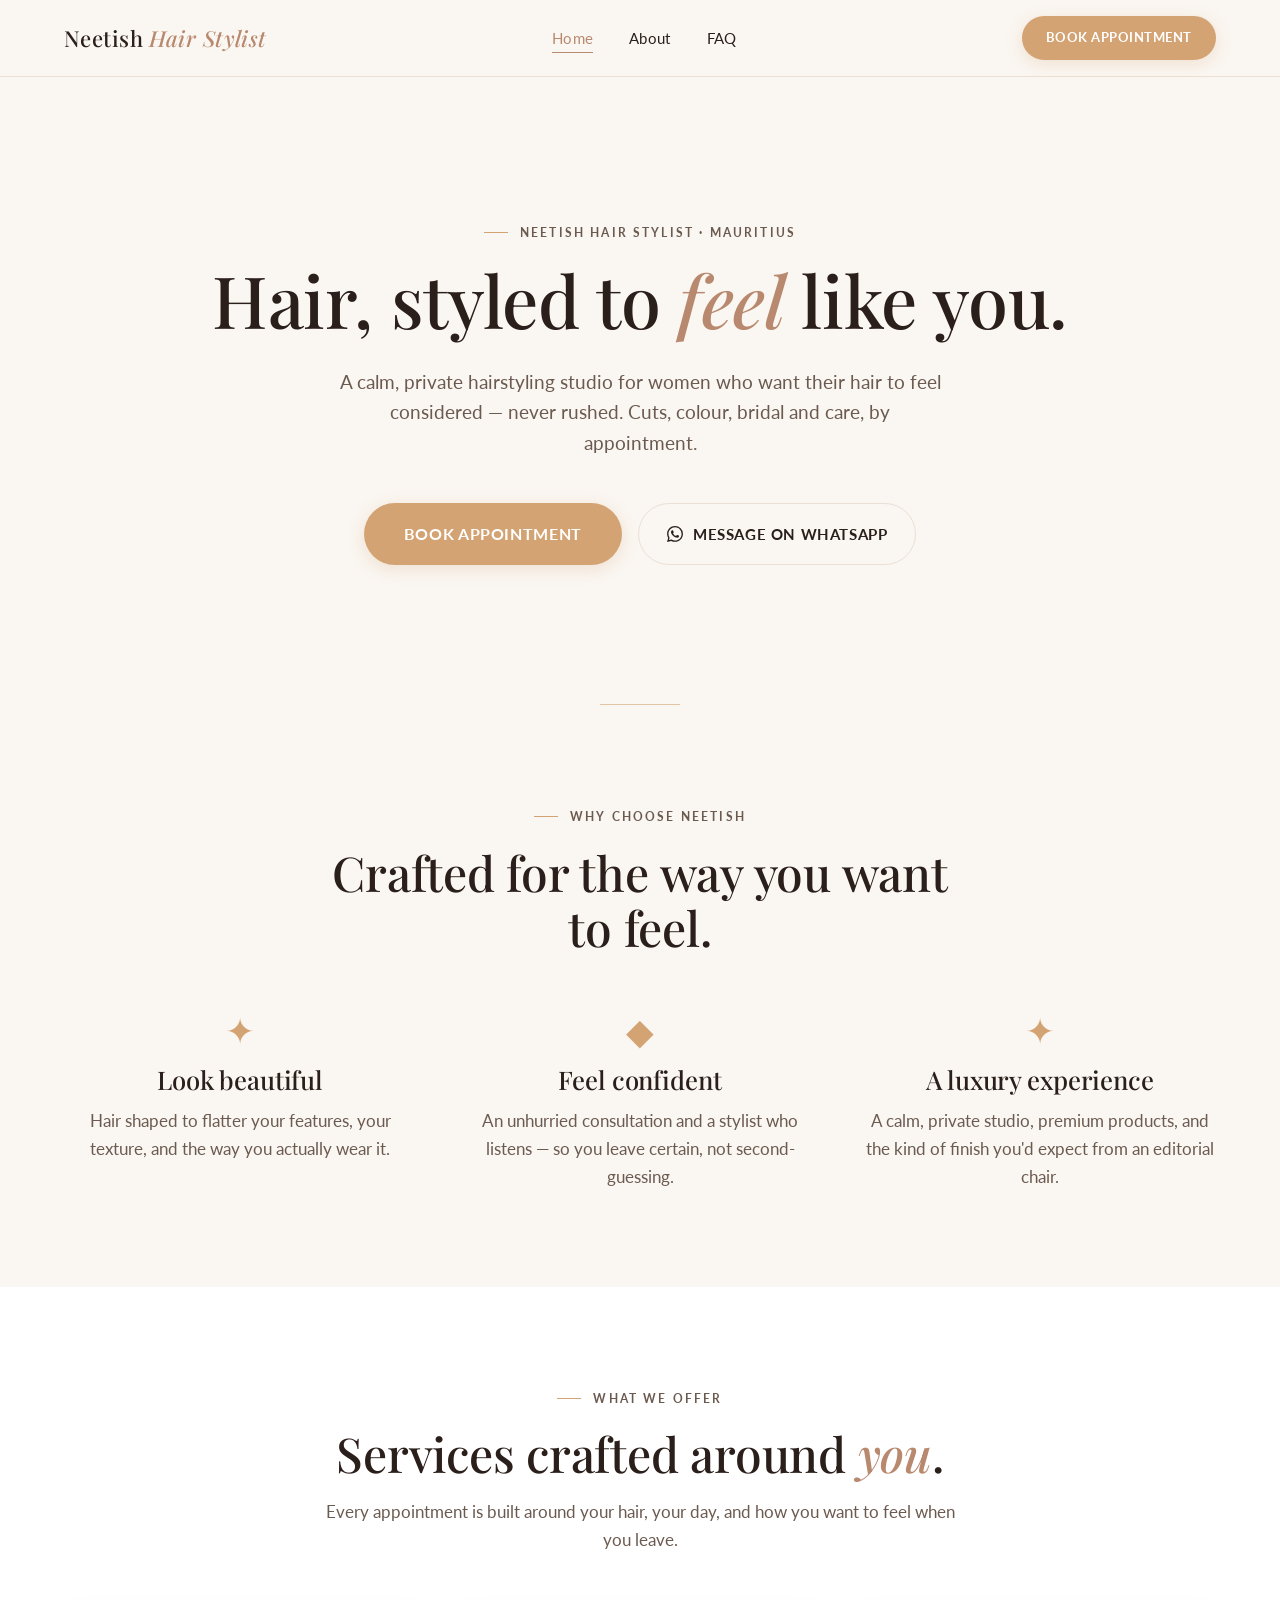
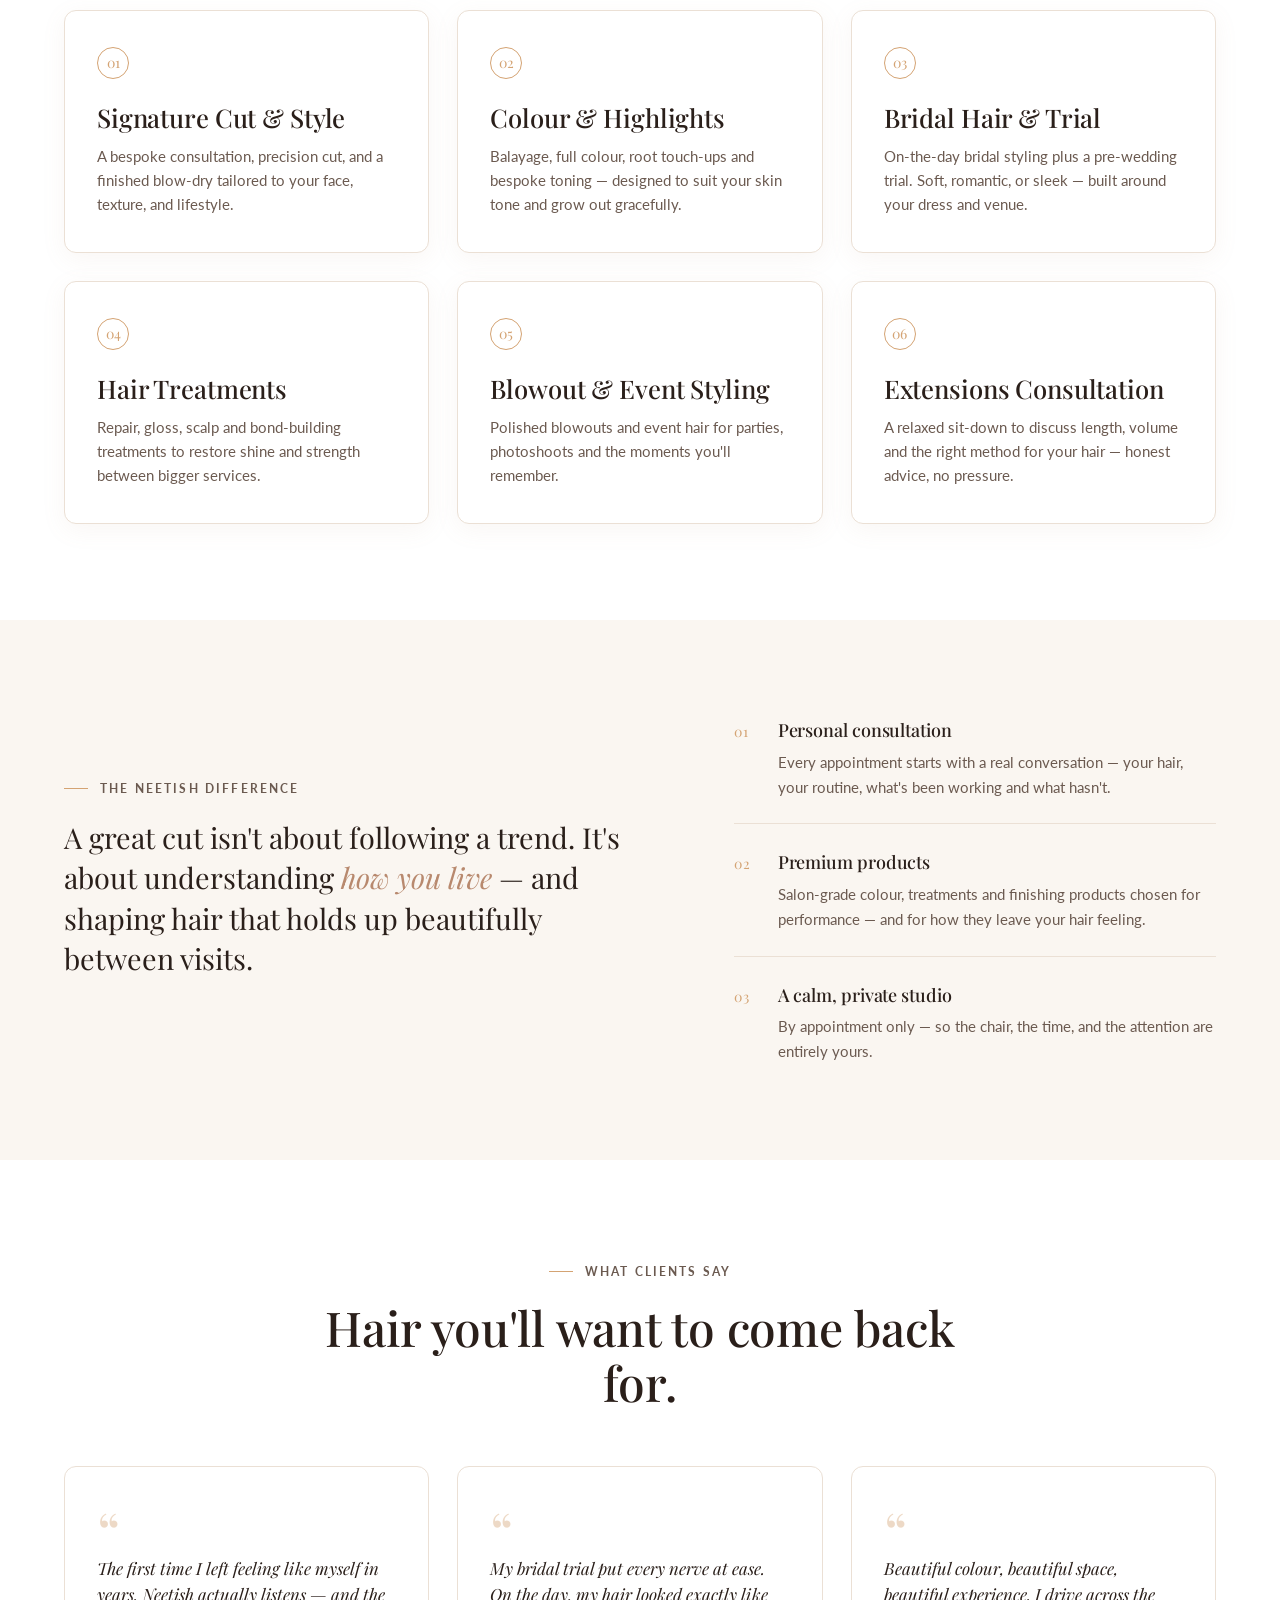
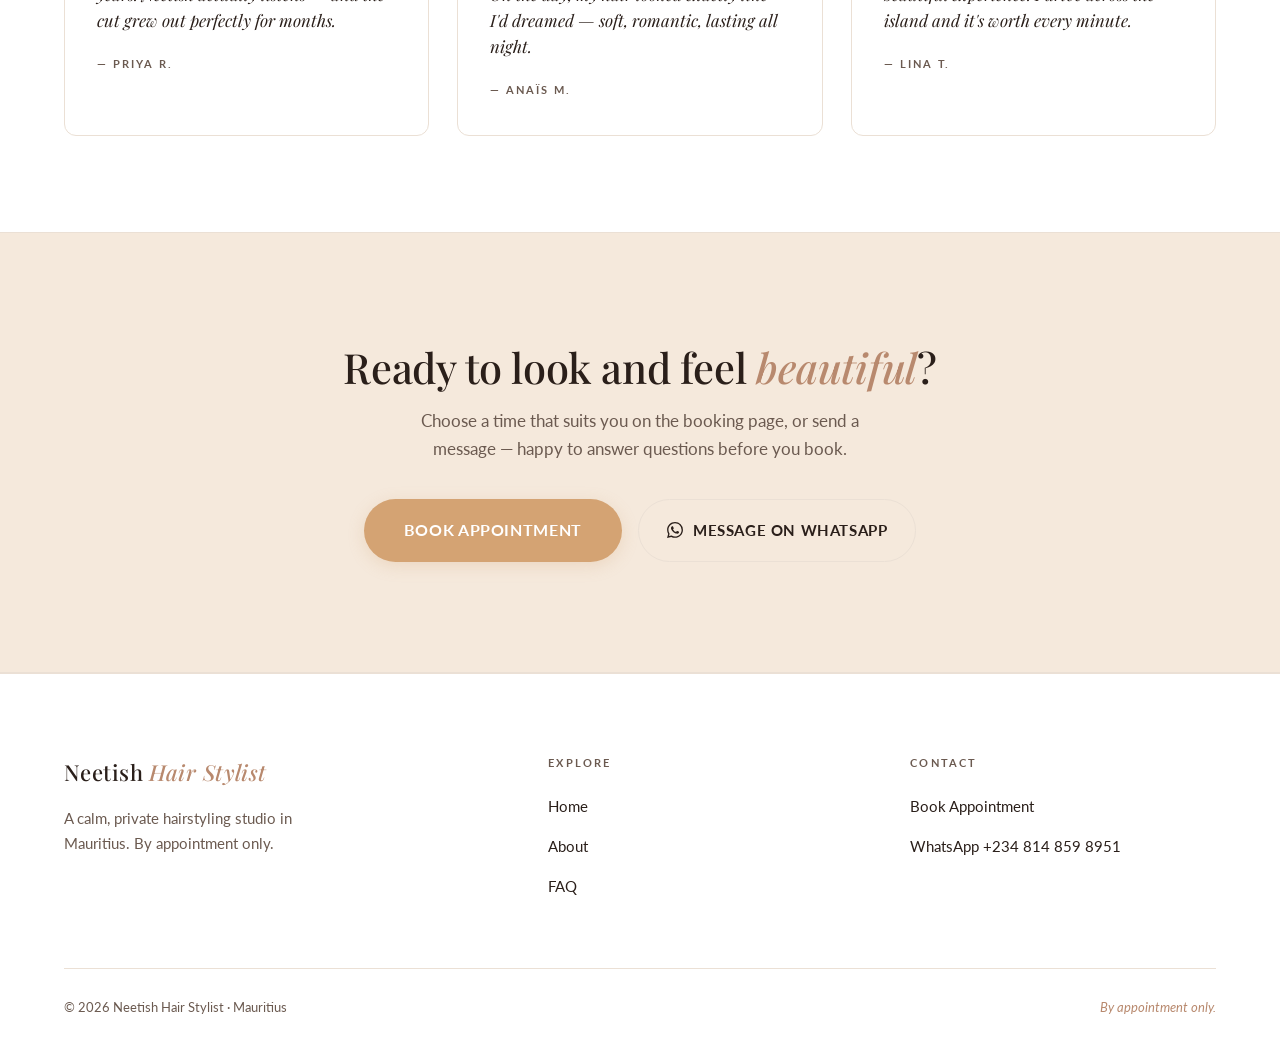
<file: index.html>
<!DOCTYPE html>
<html lang="en">
<head>
  <meta charset="UTF-8">
  <meta name="viewport" content="width=device-width, initial-scale=1.0">
  <title>Neetish Hair Stylist — Premium Hairstyling in Mauritius</title>
  <meta name="description" content="Premium, personalised hairstyling in Mauritius. Cuts, colour, bridal and treatments — by appointment. Book online or message on WhatsApp.">
  <link rel="preconnect" href="https://fonts.googleapis.com">
  <link rel="preconnect" href="https://fonts.gstatic.com" crossorigin>
  <link href="https://fonts.googleapis.com/css2?family=Playfair+Display:ital,wght@0,400;0,500;0,600;1,400;1,500&family=Lato:wght@300;400;700&display=swap" rel="stylesheet">
  <link rel="stylesheet" href="../styles.css">
</head>
<body>

  <!-- HEADER -->
  <header class="site-header">
    <div class="container">
      <nav class="nav" aria-label="Primary">
        <a href="index.html" class="nav__brand">Neetish <em>Hair Stylist</em></a>
        <ul class="nav__links">
          <li><a href="index.html" class="nav__link is-active">Home</a></li>
          <li><a href="about.html" class="nav__link">About</a></li>
          <li><a href="faq.html" class="nav__link">FAQ</a></li>
        </ul>
        <a href="https://calendly.com/edarling85/" target="_blank" rel="noopener" class="btn btn--primary nav__cta">Book Appointment</a>
        <button class="nav__toggle" aria-label="Menu" aria-controls="mobile-menu">
          <span></span>
        </button>
      </nav>
    </div>
  </header>

  <!-- MOBILE MENU -->
  <div class="mobile-menu" id="mobile-menu">
    <div class="container">
      <ul class="mobile-menu__links">
        <li><a href="index.html" class="mobile-menu__link">Home</a></li>
        <li><a href="about.html" class="mobile-menu__link">About</a></li>
        <li><a href="faq.html" class="mobile-menu__link">FAQ</a></li>
      </ul>
      <div class="mobile-menu__cta">
        <a href="https://calendly.com/edarling85/" target="_blank" rel="noopener" class="btn btn--primary btn--lg">Book Appointment</a>
        <a href="https://wa.me/2348148598951" target="_blank" rel="noopener" class="btn btn--whatsapp">
          <svg viewBox="0 0 24 24"><path d="M17.472 14.382c-.297-.149-1.758-.867-2.03-.967-.273-.099-.471-.148-.67.15-.197.297-.767.966-.94 1.164-.173.199-.347.223-.644.075-.297-.15-1.255-.463-2.39-1.475-.883-.788-1.48-1.761-1.653-2.059-.173-.297-.018-.458.13-.606.134-.133.298-.347.446-.52.149-.174.198-.298.298-.497.099-.198.05-.371-.025-.52-.075-.149-.669-1.612-.916-2.207-.242-.579-.487-.5-.669-.51-.173-.008-.371-.01-.57-.01-.198 0-.52.074-.792.372-.272.297-1.04 1.016-1.04 2.479 0 1.462 1.065 2.875 1.213 3.074.149.198 2.096 3.2 5.077 4.487.709.306 1.262.489 1.694.625.712.227 1.36.195 1.871.118.571-.085 1.758-.719 2.006-1.413.248-.694.248-1.289.173-1.413-.074-.124-.272-.198-.57-.347m-5.421 7.403h-.004a9.87 9.87 0 01-5.031-1.378l-.361-.214-3.741.982.998-3.648-.235-.374a9.86 9.86 0 01-1.51-5.26c.001-5.45 4.436-9.884 9.888-9.884 2.64 0 5.122 1.03 6.988 2.898a9.825 9.825 0 012.893 6.994c-.003 5.45-4.437 9.884-9.885 9.884m8.413-18.297A11.815 11.815 0 0012.05 0C5.495 0 .16 5.335.157 11.892c0 2.096.547 4.142 1.588 5.945L.057 24l6.305-1.654a11.882 11.882 0 005.683 1.448h.005c6.554 0 11.89-5.335 11.893-11.893a11.821 11.821 0 00-3.48-8.413"/></svg>
          WhatsApp
        </a>
      </div>
    </div>
  </div>

  <!-- HERO -->
  <section class="hero">
    <div class="container">
      <div class="hero__inner reveal">
        <span class="eyebrow">Neetish Hair Stylist · Mauritius</span>
        <h1>Hair, styled to <em>feel</em> like you.</h1>
        <p class="hero__sub">A calm, private hairstyling studio for women who want their hair to feel considered — never rushed. Cuts, colour, bridal and care, by appointment.</p>
        <div class="hero__cta">
          <a href="https://calendly.com/edarling85/" target="_blank" rel="noopener" class="btn btn--primary btn--lg">Book Appointment</a>
          <a href="https://wa.me/2348148598951" target="_blank" rel="noopener" class="btn btn--whatsapp">
            <svg viewBox="0 0 24 24"><path d="M17.472 14.382c-.297-.149-1.758-.867-2.03-.967-.273-.099-.471-.148-.67.15-.197.297-.767.966-.94 1.164-.173.199-.347.223-.644.075-.297-.15-1.255-.463-2.39-1.475-.883-.788-1.48-1.761-1.653-2.059-.173-.297-.018-.458.13-.606.134-.133.298-.347.446-.52.149-.174.198-.298.298-.497.099-.198.05-.371-.025-.52-.075-.149-.669-1.612-.916-2.207-.242-.579-.487-.5-.669-.51-.173-.008-.371-.01-.57-.01-.198 0-.52.074-.792.372-.272.297-1.04 1.016-1.04 2.479 0 1.462 1.065 2.875 1.213 3.074.149.198 2.096 3.2 5.077 4.487.709.306 1.262.489 1.694.625.712.227 1.36.195 1.871.118.571-.085 1.758-.719 2.006-1.413.248-.694.248-1.289.173-1.413-.074-.124-.272-.198-.57-.347m-5.421 7.403h-.004a9.87 9.87 0 01-5.031-1.378l-.361-.214-3.741.982.998-3.648-.235-.374a9.86 9.86 0 01-1.51-5.26c.001-5.45 4.436-9.884 9.888-9.884 2.64 0 5.122 1.03 6.988 2.898a9.825 9.825 0 012.893 6.994c-.003 5.45-4.437 9.884-9.885 9.884m8.413-18.297A11.815 11.815 0 0012.05 0C5.495 0 .16 5.335.157 11.892c0 2.096.547 4.142 1.588 5.945L.057 24l6.305-1.654a11.882 11.882 0 005.683 1.448h.005c6.554 0 11.89-5.335 11.893-11.893a11.821 11.821 0 00-3.48-8.413"/></svg>
            Message on WhatsApp
          </a>
        </div>
      </div>
    </div>
    <div class="hero__decor"></div>
  </section>

  <!-- BENEFITS -->
  <section class="section">
    <div class="container">
      <div class="section__head reveal">
        <span class="eyebrow">Why choose Neetish</span>
        <h2>Crafted for the way you want to feel.</h2>
      </div>
      <div class="benefits">
        <div class="benefits__item reveal">
          <div class="benefits__glyph">✦</div>
          <h3>Look beautiful</h3>
          <p>Hair shaped to flatter your features, your texture, and the way you actually wear it.</p>
        </div>
        <div class="benefits__item reveal reveal--delay-1">
          <div class="benefits__glyph">◆</div>
          <h3>Feel confident</h3>
          <p>An unhurried consultation and a stylist who listens — so you leave certain, not second-guessing.</p>
        </div>
        <div class="benefits__item reveal reveal--delay-2">
          <div class="benefits__glyph">✦</div>
          <h3>A luxury experience</h3>
          <p>A calm, private studio, premium products, and the kind of finish you'd expect from an editorial chair.</p>
        </div>
      </div>
    </div>
  </section>

  <!-- SERVICES -->
  <section class="section section--alt">
    <div class="container">
      <div class="section__head reveal">
        <span class="eyebrow">What we offer</span>
        <h2>Services crafted around <em>you</em>.</h2>
        <p>Every appointment is built around your hair, your day, and how you want to feel when you leave.</p>
      </div>
      <div class="services">
        <article class="service-card reveal">
          <div class="service-card__glyph">01</div>
          <h3>Signature Cut & Style</h3>
          <p>A bespoke consultation, precision cut, and a finished blow-dry tailored to your face, texture, and lifestyle.</p>
        </article>
        <article class="service-card reveal reveal--delay-1">
          <div class="service-card__glyph">02</div>
          <h3>Colour & Highlights</h3>
          <p>Balayage, full colour, root touch-ups and bespoke toning — designed to suit your skin tone and grow out gracefully.</p>
        </article>
        <article class="service-card reveal reveal--delay-2">
          <div class="service-card__glyph">03</div>
          <h3>Bridal Hair & Trial</h3>
          <p>On-the-day bridal styling plus a pre-wedding trial. Soft, romantic, or sleek — built around your dress and venue.</p>
        </article>
        <article class="service-card reveal">
          <div class="service-card__glyph">04</div>
          <h3>Hair Treatments</h3>
          <p>Repair, gloss, scalp and bond-building treatments to restore shine and strength between bigger services.</p>
        </article>
        <article class="service-card reveal reveal--delay-1">
          <div class="service-card__glyph">05</div>
          <h3>Blowout & Event Styling</h3>
          <p>Polished blowouts and event hair for parties, photoshoots and the moments you'll remember.</p>
        </article>
        <article class="service-card reveal reveal--delay-2">
          <div class="service-card__glyph">06</div>
          <h3>Extensions Consultation</h3>
          <p>A relaxed sit-down to discuss length, volume and the right method for your hair — honest advice, no pressure.</p>
        </article>
      </div>
    </div>
  </section>

  <!-- WHY NEETISH -->
  <section class="section">
    <div class="container">
      <div class="why">
        <div class="reveal">
          <span class="eyebrow">The Neetish difference</span>
          <p class="why__quote">A great cut isn't about following a trend. It's about understanding <em>how you live</em> — and shaping hair that holds up beautifully between visits.</p>
        </div>
        <ul class="why__list reveal reveal--delay-1">
          <li class="why__list-item">
            <div class="why__list-item__num">01</div>
            <div>
              <h4>Personal consultation</h4>
              <p>Every appointment starts with a real conversation — your hair, your routine, what's been working and what hasn't.</p>
            </div>
          </li>
          <li class="why__list-item">
            <div class="why__list-item__num">02</div>
            <div>
              <h4>Premium products</h4>
              <p>Salon-grade colour, treatments and finishing products chosen for performance — and for how they leave your hair feeling.</p>
            </div>
          </li>
          <li class="why__list-item">
            <div class="why__list-item__num">03</div>
            <div>
              <h4>A calm, private studio</h4>
              <p>By appointment only — so the chair, the time, and the attention are entirely yours.</p>
            </div>
          </li>
        </ul>
      </div>
    </div>
  </section>

  <!-- TESTIMONIALS -->
  <section class="section section--alt">
    <div class="container">
      <div class="section__head reveal">
        <span class="eyebrow">What clients say</span>
        <h2>Hair you'll want to come back for.</h2>
      </div>
      <div class="testimonials">
        <article class="testimonial reveal">
          <div class="testimonial__mark">&ldquo;</div>
          <p class="testimonial__quote">The first time I left feeling like myself in years. Neetish actually listens — and the cut grew out perfectly for months.</p>
          <div class="testimonial__name">— Priya R.</div>
        </article>
        <article class="testimonial reveal reveal--delay-1">
          <div class="testimonial__mark">&ldquo;</div>
          <p class="testimonial__quote">My bridal trial put every nerve at ease. On the day, my hair looked exactly like I'd dreamed — soft, romantic, lasting all night.</p>
          <div class="testimonial__name">— Anaïs M.</div>
        </article>
        <article class="testimonial reveal reveal--delay-2">
          <div class="testimonial__mark">&ldquo;</div>
          <p class="testimonial__quote">Beautiful colour, beautiful space, beautiful experience. I drive across the island and it's worth every minute.</p>
          <div class="testimonial__name">— Lina T.</div>
        </article>
      </div>
    </div>
  </section>

  <!-- CTA BAND -->
  <section class="cta-band">
    <div class="container">
      <div class="reveal">
        <h2>Ready to look and feel <em>beautiful</em>?</h2>
        <p>Choose a time that suits you on the booking page, or send a message — happy to answer questions before you book.</p>
        <div class="cta-band__buttons">
          <a href="https://calendly.com/edarling85/" target="_blank" rel="noopener" class="btn btn--primary btn--lg">Book Appointment</a>
          <a href="https://wa.me/2348148598951" target="_blank" rel="noopener" class="btn btn--whatsapp">
            <svg viewBox="0 0 24 24"><path d="M17.472 14.382c-.297-.149-1.758-.867-2.03-.967-.273-.099-.471-.148-.67.15-.197.297-.767.966-.94 1.164-.173.199-.347.223-.644.075-.297-.15-1.255-.463-2.39-1.475-.883-.788-1.48-1.761-1.653-2.059-.173-.297-.018-.458.13-.606.134-.133.298-.347.446-.52.149-.174.198-.298.298-.497.099-.198.05-.371-.025-.52-.075-.149-.669-1.612-.916-2.207-.242-.579-.487-.5-.669-.51-.173-.008-.371-.01-.57-.01-.198 0-.52.074-.792.372-.272.297-1.04 1.016-1.04 2.479 0 1.462 1.065 2.875 1.213 3.074.149.198 2.096 3.2 5.077 4.487.709.306 1.262.489 1.694.625.712.227 1.36.195 1.871.118.571-.085 1.758-.719 2.006-1.413.248-.694.248-1.289.173-1.413-.074-.124-.272-.198-.57-.347m-5.421 7.403h-.004a9.87 9.87 0 01-5.031-1.378l-.361-.214-3.741.982.998-3.648-.235-.374a9.86 9.86 0 01-1.51-5.26c.001-5.45 4.436-9.884 9.888-9.884 2.64 0 5.122 1.03 6.988 2.898a9.825 9.825 0 012.893 6.994c-.003 5.45-4.437 9.884-9.885 9.884m8.413-18.297A11.815 11.815 0 0012.05 0C5.495 0 .16 5.335.157 11.892c0 2.096.547 4.142 1.588 5.945L.057 24l6.305-1.654a11.882 11.882 0 005.683 1.448h.005c6.554 0 11.89-5.335 11.893-11.893a11.821 11.821 0 00-3.48-8.413"/></svg>
            Message on WhatsApp
          </a>
        </div>
      </div>
    </div>
  </section>

  <!-- FOOTER -->
  <footer class="footer">
    <div class="container">
      <div class="footer__grid">
        <div>
          <div class="footer__brand">Neetish <em>Hair Stylist</em></div>
          <p class="footer__tagline">A calm, private hairstyling studio in Mauritius. By appointment only.</p>
        </div>
        <div class="footer__col">
          <h4>Explore</h4>
          <ul>
            <li><a href="index.html">Home</a></li>
            <li><a href="about.html">About</a></li>
            <li><a href="faq.html">FAQ</a></li>
          </ul>
        </div>
        <div class="footer__col">
          <h4>Contact</h4>
          <ul>
            <li><a href="https://calendly.com/edarling85/" target="_blank" rel="noopener">Book Appointment</a></li>
            <li><a href="https://wa.me/2348148598951" target="_blank" rel="noopener">WhatsApp +234 814 859 8951</a></li>
          </ul>
        </div>
      </div>
      <div class="footer__bottom">
        <div>© <span id="current-year"></span> Neetish Hair Stylist · Mauritius</div>
        <div><em>By appointment only.</em></div>
      </div>
    </div>
  </footer>

  <script src="../main.js"></script>
</body>
</html>
</file>
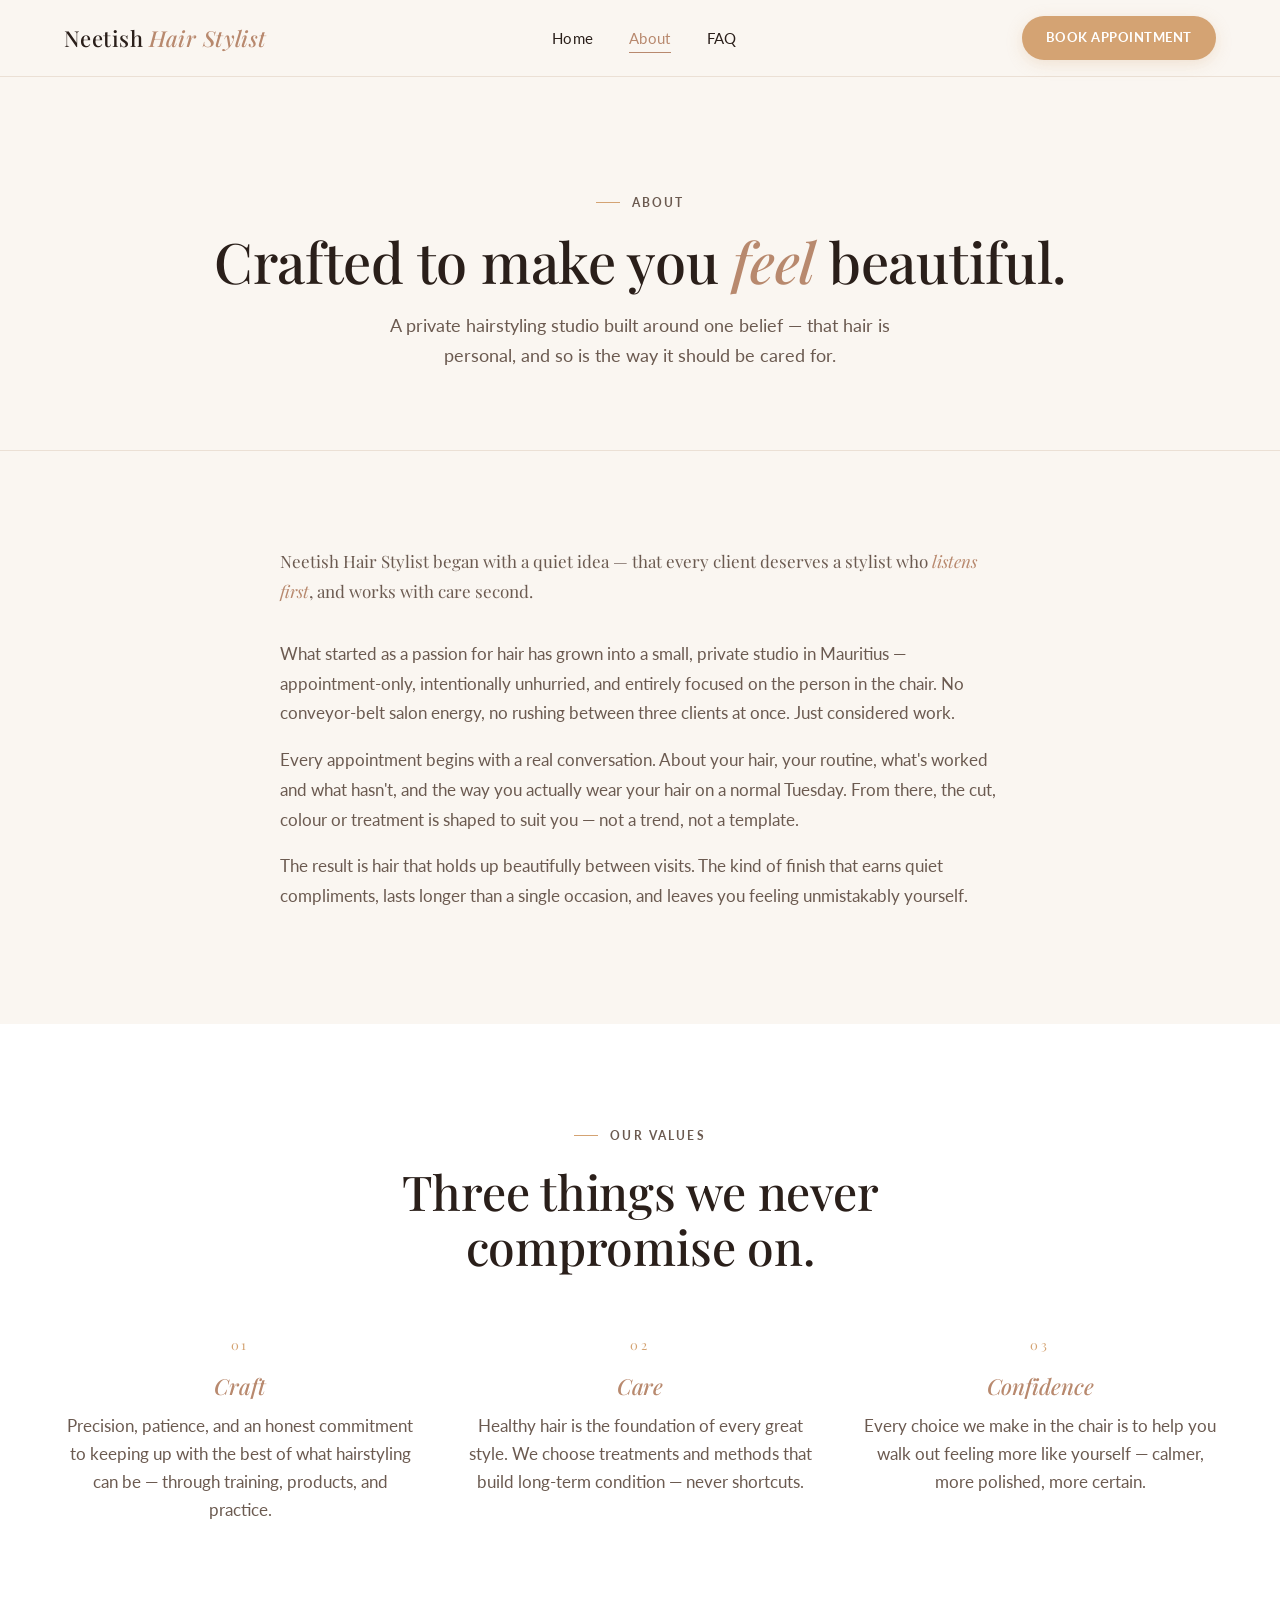
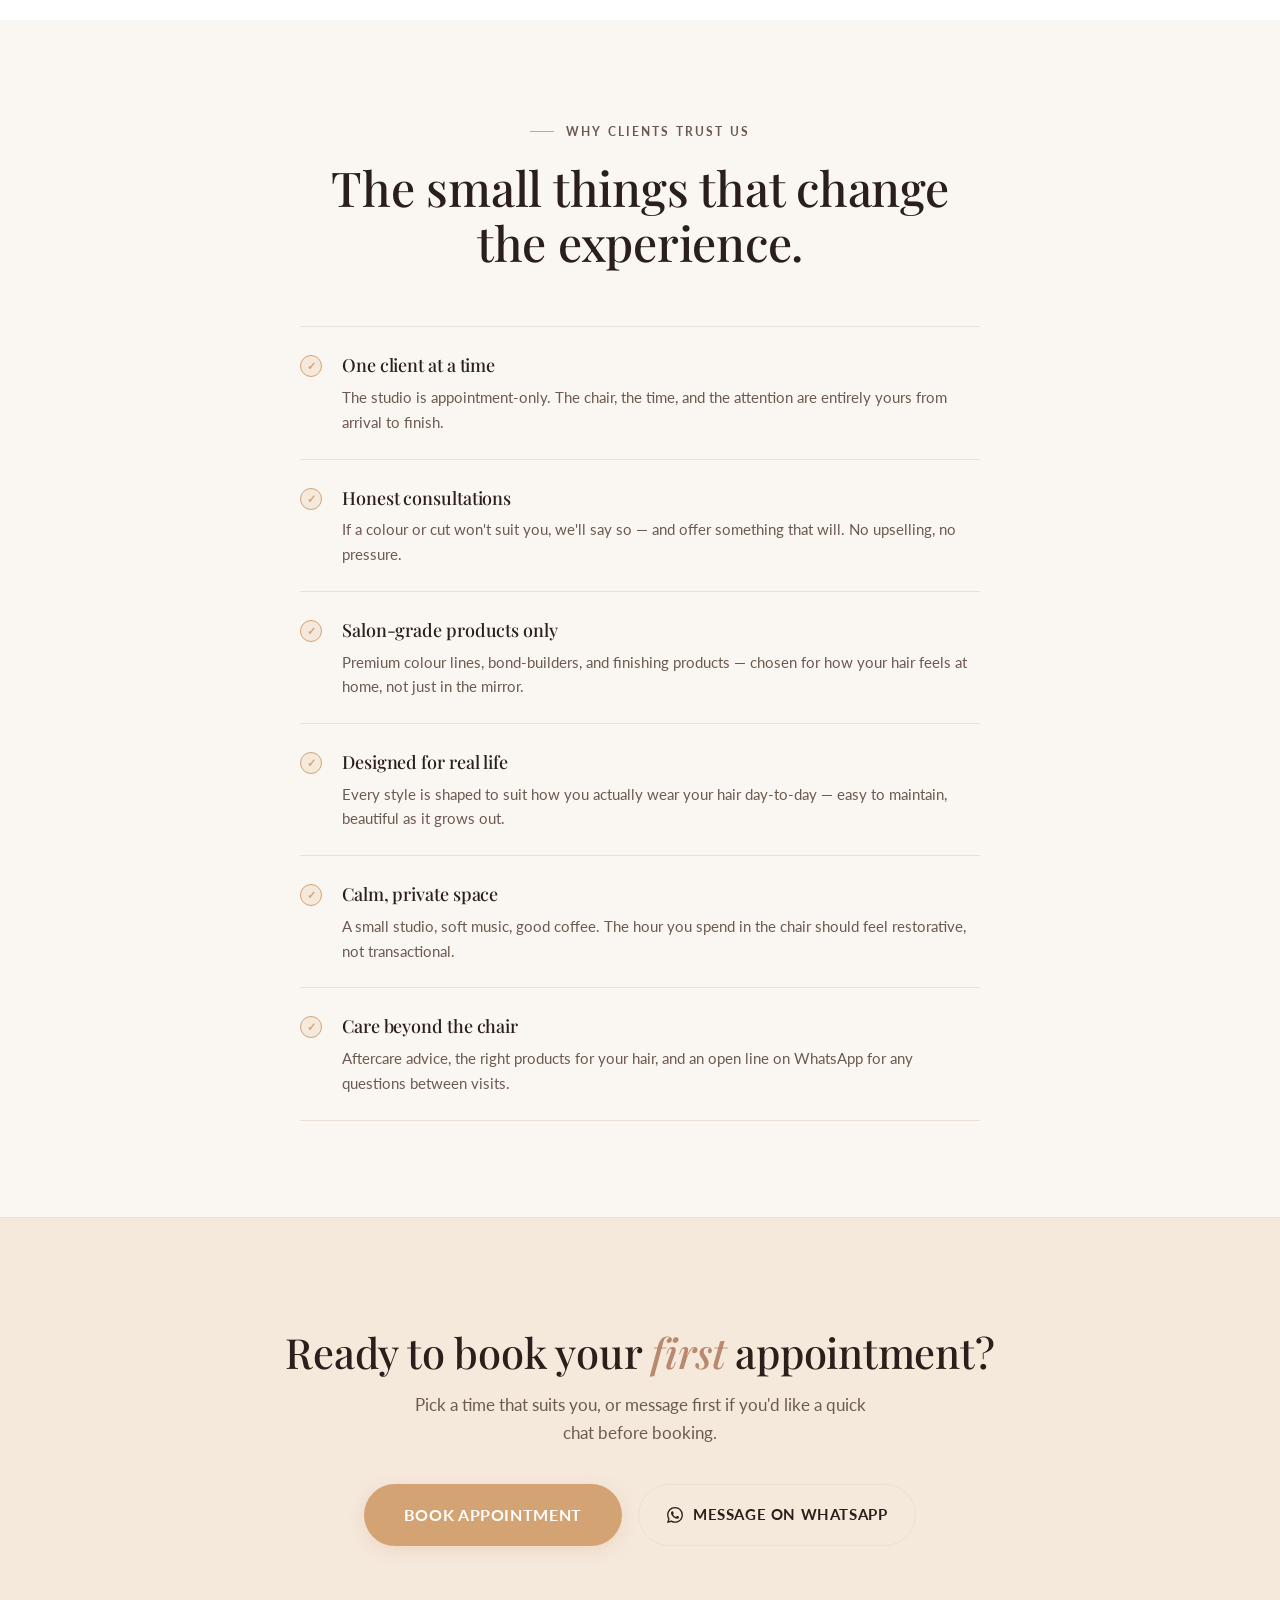
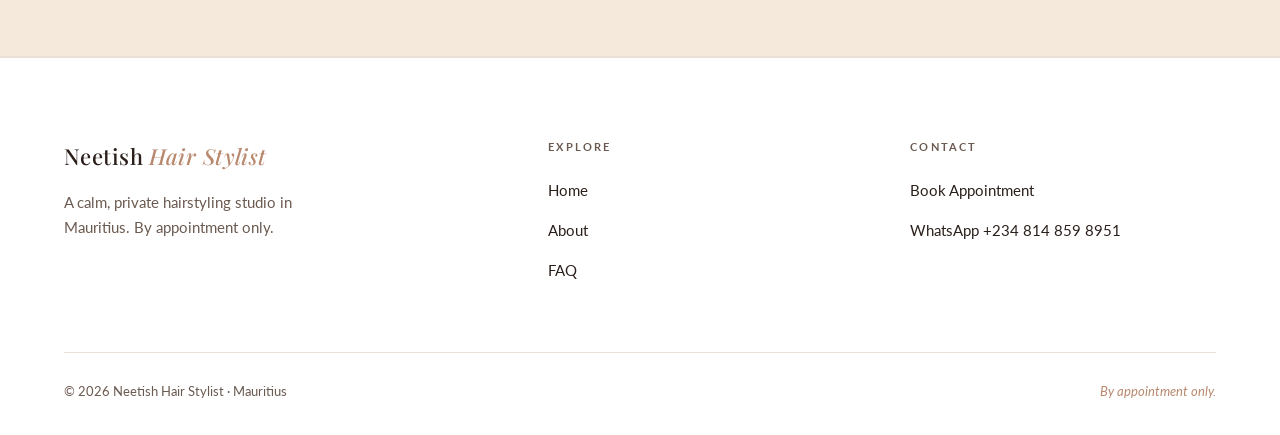
<file: about.html>
<!DOCTYPE html>
<html lang="en">
<head>
  <meta charset="UTF-8">
  <meta name="viewport" content="width=device-width, initial-scale=1.0">
  <title>About — Neetish Hair Stylist</title>
  <meta name="description" content="The story, values and care behind Neetish Hair Stylist — a calm, private hairstyling studio in Mauritius.">
  <link rel="preconnect" href="https://fonts.googleapis.com">
  <link rel="preconnect" href="https://fonts.gstatic.com" crossorigin>
  <link href="https://fonts.googleapis.com/css2?family=Playfair+Display:ital,wght@0,400;0,500;0,600;1,400;1,500&family=Lato:wght@300;400;700&display=swap" rel="stylesheet">
  <link rel="stylesheet" href="../styles.css">
</head>
<body>

  <!-- HEADER -->
  <header class="site-header">
    <div class="container">
      <nav class="nav" aria-label="Primary">
        <a href="index.html" class="nav__brand">Neetish <em>Hair Stylist</em></a>
        <ul class="nav__links">
          <li><a href="index.html" class="nav__link">Home</a></li>
          <li><a href="about.html" class="nav__link is-active">About</a></li>
          <li><a href="faq.html" class="nav__link">FAQ</a></li>
        </ul>
        <a href="https://calendly.com/edarling85/" target="_blank" rel="noopener" class="btn btn--primary nav__cta">Book Appointment</a>
        <button class="nav__toggle" aria-label="Menu" aria-controls="mobile-menu">
          <span></span>
        </button>
      </nav>
    </div>
  </header>

  <!-- MOBILE MENU -->
  <div class="mobile-menu" id="mobile-menu">
    <div class="container">
      <ul class="mobile-menu__links">
        <li><a href="index.html" class="mobile-menu__link">Home</a></li>
        <li><a href="about.html" class="mobile-menu__link">About</a></li>
        <li><a href="faq.html" class="mobile-menu__link">FAQ</a></li>
      </ul>
      <div class="mobile-menu__cta">
        <a href="https://calendly.com/edarling85/" target="_blank" rel="noopener" class="btn btn--primary btn--lg">Book Appointment</a>
        <a href="https://wa.me/2348148598951" target="_blank" rel="noopener" class="btn btn--whatsapp">
          <svg viewBox="0 0 24 24"><path d="M17.472 14.382c-.297-.149-1.758-.867-2.03-.967-.273-.099-.471-.148-.67.15-.197.297-.767.966-.94 1.164-.173.199-.347.223-.644.075-.297-.15-1.255-.463-2.39-1.475-.883-.788-1.48-1.761-1.653-2.059-.173-.297-.018-.458.13-.606.134-.133.298-.347.446-.52.149-.174.198-.298.298-.497.099-.198.05-.371-.025-.52-.075-.149-.669-1.612-.916-2.207-.242-.579-.487-.5-.669-.51-.173-.008-.371-.01-.57-.01-.198 0-.52.074-.792.372-.272.297-1.04 1.016-1.04 2.479 0 1.462 1.065 2.875 1.213 3.074.149.198 2.096 3.2 5.077 4.487.709.306 1.262.489 1.694.625.712.227 1.36.195 1.871.118.571-.085 1.758-.719 2.006-1.413.248-.694.248-1.289.173-1.413-.074-.124-.272-.198-.57-.347m-5.421 7.403h-.004a9.87 9.87 0 01-5.031-1.378l-.361-.214-3.741.982.998-3.648-.235-.374a9.86 9.86 0 01-1.51-5.26c.001-5.45 4.436-9.884 9.888-9.884 2.64 0 5.122 1.03 6.988 2.898a9.825 9.825 0 012.893 6.994c-.003 5.45-4.437 9.884-9.885 9.884m8.413-18.297A11.815 11.815 0 0012.05 0C5.495 0 .16 5.335.157 11.892c0 2.096.547 4.142 1.588 5.945L.057 24l6.305-1.654a11.882 11.882 0 005.683 1.448h.005c6.554 0 11.89-5.335 11.893-11.893a11.821 11.821 0 00-3.48-8.413"/></svg>
          WhatsApp
        </a>
      </div>
    </div>
  </div>

  <!-- PAGE HERO -->
  <section class="page-hero">
    <div class="container">
      <div class="reveal">
        <span class="eyebrow">About</span>
        <h1>Crafted to make you <em>feel</em> beautiful.</h1>
        <p>A private hairstyling studio built around one belief — that hair is personal, and so is the way it should be cared for.</p>
      </div>
    </div>
  </section>

  <!-- STORY -->
  <section class="section">
    <div class="container container--narrow">
      <div class="story reveal">
        <p class="story__lead">Neetish Hair Stylist began with a quiet idea — that every client deserves a stylist who <em>listens first</em>, and works with care second.</p>
        <p>What started as a passion for hair has grown into a small, private studio in Mauritius — appointment-only, intentionally unhurried, and entirely focused on the person in the chair. No conveyor-belt salon energy, no rushing between three clients at once. Just considered work.</p>
        <p>Every appointment begins with a real conversation. About your hair, your routine, what's worked and what hasn't, and the way you actually wear your hair on a normal Tuesday. From there, the cut, colour or treatment is shaped to suit you — not a trend, not a template.</p>
        <p>The result is hair that holds up beautifully between visits. The kind of finish that earns quiet compliments, lasts longer than a single occasion, and leaves you feeling unmistakably yourself.</p>
      </div>
    </div>
  </section>

  <!-- VALUES -->
  <section class="section section--alt">
    <div class="container">
      <div class="section__head reveal">
        <span class="eyebrow">Our values</span>
        <h2>Three things we never compromise on.</h2>
      </div>
      <div class="values">
        <div class="values__item reveal">
          <div class="values__item__num">01</div>
          <h3><em>Craft</em></h3>
          <p>Precision, patience, and an honest commitment to keeping up with the best of what hairstyling can be — through training, products, and practice.</p>
        </div>
        <div class="values__item reveal reveal--delay-1">
          <div class="values__item__num">02</div>
          <h3><em>Care</em></h3>
          <p>Healthy hair is the foundation of every great style. We choose treatments and methods that build long-term condition — never shortcuts.</p>
        </div>
        <div class="values__item reveal reveal--delay-2">
          <div class="values__item__num">03</div>
          <h3><em>Confidence</em></h3>
          <p>Every choice we make in the chair is to help you walk out feeling more like yourself — calmer, more polished, more certain.</p>
        </div>
      </div>
    </div>
  </section>

  <!-- WHY CLIENTS TRUST US -->
  <section class="section">
    <div class="container">
      <div class="section__head reveal">
        <span class="eyebrow">Why clients trust us</span>
        <h2>The small things that change the experience.</h2>
      </div>
      <ul class="trust-list">
        <li class="trust-list__item reveal">
          <div class="trust-list__check">✓</div>
          <div>
            <h4>One client at a time</h4>
            <p>The studio is appointment-only. The chair, the time, and the attention are entirely yours from arrival to finish.</p>
          </div>
        </li>
        <li class="trust-list__item reveal">
          <div class="trust-list__check">✓</div>
          <div>
            <h4>Honest consultations</h4>
            <p>If a colour or cut won't suit you, we'll say so — and offer something that will. No upselling, no pressure.</p>
          </div>
        </li>
        <li class="trust-list__item reveal">
          <div class="trust-list__check">✓</div>
          <div>
            <h4>Salon-grade products only</h4>
            <p>Premium colour lines, bond-builders, and finishing products — chosen for how your hair feels at home, not just in the mirror.</p>
          </div>
        </li>
        <li class="trust-list__item reveal">
          <div class="trust-list__check">✓</div>
          <div>
            <h4>Designed for real life</h4>
            <p>Every style is shaped to suit how you actually wear your hair day-to-day — easy to maintain, beautiful as it grows out.</p>
          </div>
        </li>
        <li class="trust-list__item reveal">
          <div class="trust-list__check">✓</div>
          <div>
            <h4>Calm, private space</h4>
            <p>A small studio, soft music, good coffee. The hour you spend in the chair should feel restorative, not transactional.</p>
          </div>
        </li>
        <li class="trust-list__item reveal">
          <div class="trust-list__check">✓</div>
          <div>
            <h4>Care beyond the chair</h4>
            <p>Aftercare advice, the right products for your hair, and an open line on WhatsApp for any questions between visits.</p>
          </div>
        </li>
      </ul>
    </div>
  </section>

  <!-- CTA BAND -->
  <section class="cta-band">
    <div class="container">
      <div class="reveal">
        <h2>Ready to book your <em>first</em> appointment?</h2>
        <p>Pick a time that suits you, or message first if you'd like a quick chat before booking.</p>
        <div class="cta-band__buttons">
          <a href="https://calendly.com/edarling85/" target="_blank" rel="noopener" class="btn btn--primary btn--lg">Book Appointment</a>
          <a href="https://wa.me/2348148598951" target="_blank" rel="noopener" class="btn btn--whatsapp">
            <svg viewBox="0 0 24 24"><path d="M17.472 14.382c-.297-.149-1.758-.867-2.03-.967-.273-.099-.471-.148-.67.15-.197.297-.767.966-.94 1.164-.173.199-.347.223-.644.075-.297-.15-1.255-.463-2.39-1.475-.883-.788-1.48-1.761-1.653-2.059-.173-.297-.018-.458.13-.606.134-.133.298-.347.446-.52.149-.174.198-.298.298-.497.099-.198.05-.371-.025-.52-.075-.149-.669-1.612-.916-2.207-.242-.579-.487-.5-.669-.51-.173-.008-.371-.01-.57-.01-.198 0-.52.074-.792.372-.272.297-1.04 1.016-1.04 2.479 0 1.462 1.065 2.875 1.213 3.074.149.198 2.096 3.2 5.077 4.487.709.306 1.262.489 1.694.625.712.227 1.36.195 1.871.118.571-.085 1.758-.719 2.006-1.413.248-.694.248-1.289.173-1.413-.074-.124-.272-.198-.57-.347m-5.421 7.403h-.004a9.87 9.87 0 01-5.031-1.378l-.361-.214-3.741.982.998-3.648-.235-.374a9.86 9.86 0 01-1.51-5.26c.001-5.45 4.436-9.884 9.888-9.884 2.64 0 5.122 1.03 6.988 2.898a9.825 9.825 0 012.893 6.994c-.003 5.45-4.437 9.884-9.885 9.884m8.413-18.297A11.815 11.815 0 0012.05 0C5.495 0 .16 5.335.157 11.892c0 2.096.547 4.142 1.588 5.945L.057 24l6.305-1.654a11.882 11.882 0 005.683 1.448h.005c6.554 0 11.89-5.335 11.893-11.893a11.821 11.821 0 00-3.48-8.413"/></svg>
            Message on WhatsApp
          </a>
        </div>
      </div>
    </div>
  </section>

  <!-- FOOTER -->
  <footer class="footer">
    <div class="container">
      <div class="footer__grid">
        <div>
          <div class="footer__brand">Neetish <em>Hair Stylist</em></div>
          <p class="footer__tagline">A calm, private hairstyling studio in Mauritius. By appointment only.</p>
        </div>
        <div class="footer__col">
          <h4>Explore</h4>
          <ul>
            <li><a href="index.html">Home</a></li>
            <li><a href="about.html">About</a></li>
            <li><a href="faq.html">FAQ</a></li>
          </ul>
        </div>
        <div class="footer__col">
          <h4>Contact</h4>
          <ul>
            <li><a href="https://calendly.com/edarling85/" target="_blank" rel="noopener">Book Appointment</a></li>
            <li><a href="https://wa.me/2348148598951" target="_blank" rel="noopener">WhatsApp +234 814 859 8951</a></li>
          </ul>
        </div>
      </div>
      <div class="footer__bottom">
        <div>© <span id="current-year"></span> Neetish Hair Stylist · Mauritius</div>
        <div><em>By appointment only.</em></div>
      </div>
    </div>
  </footer>

  <script src="../main.js"></script>
</body>
</html>
</file>
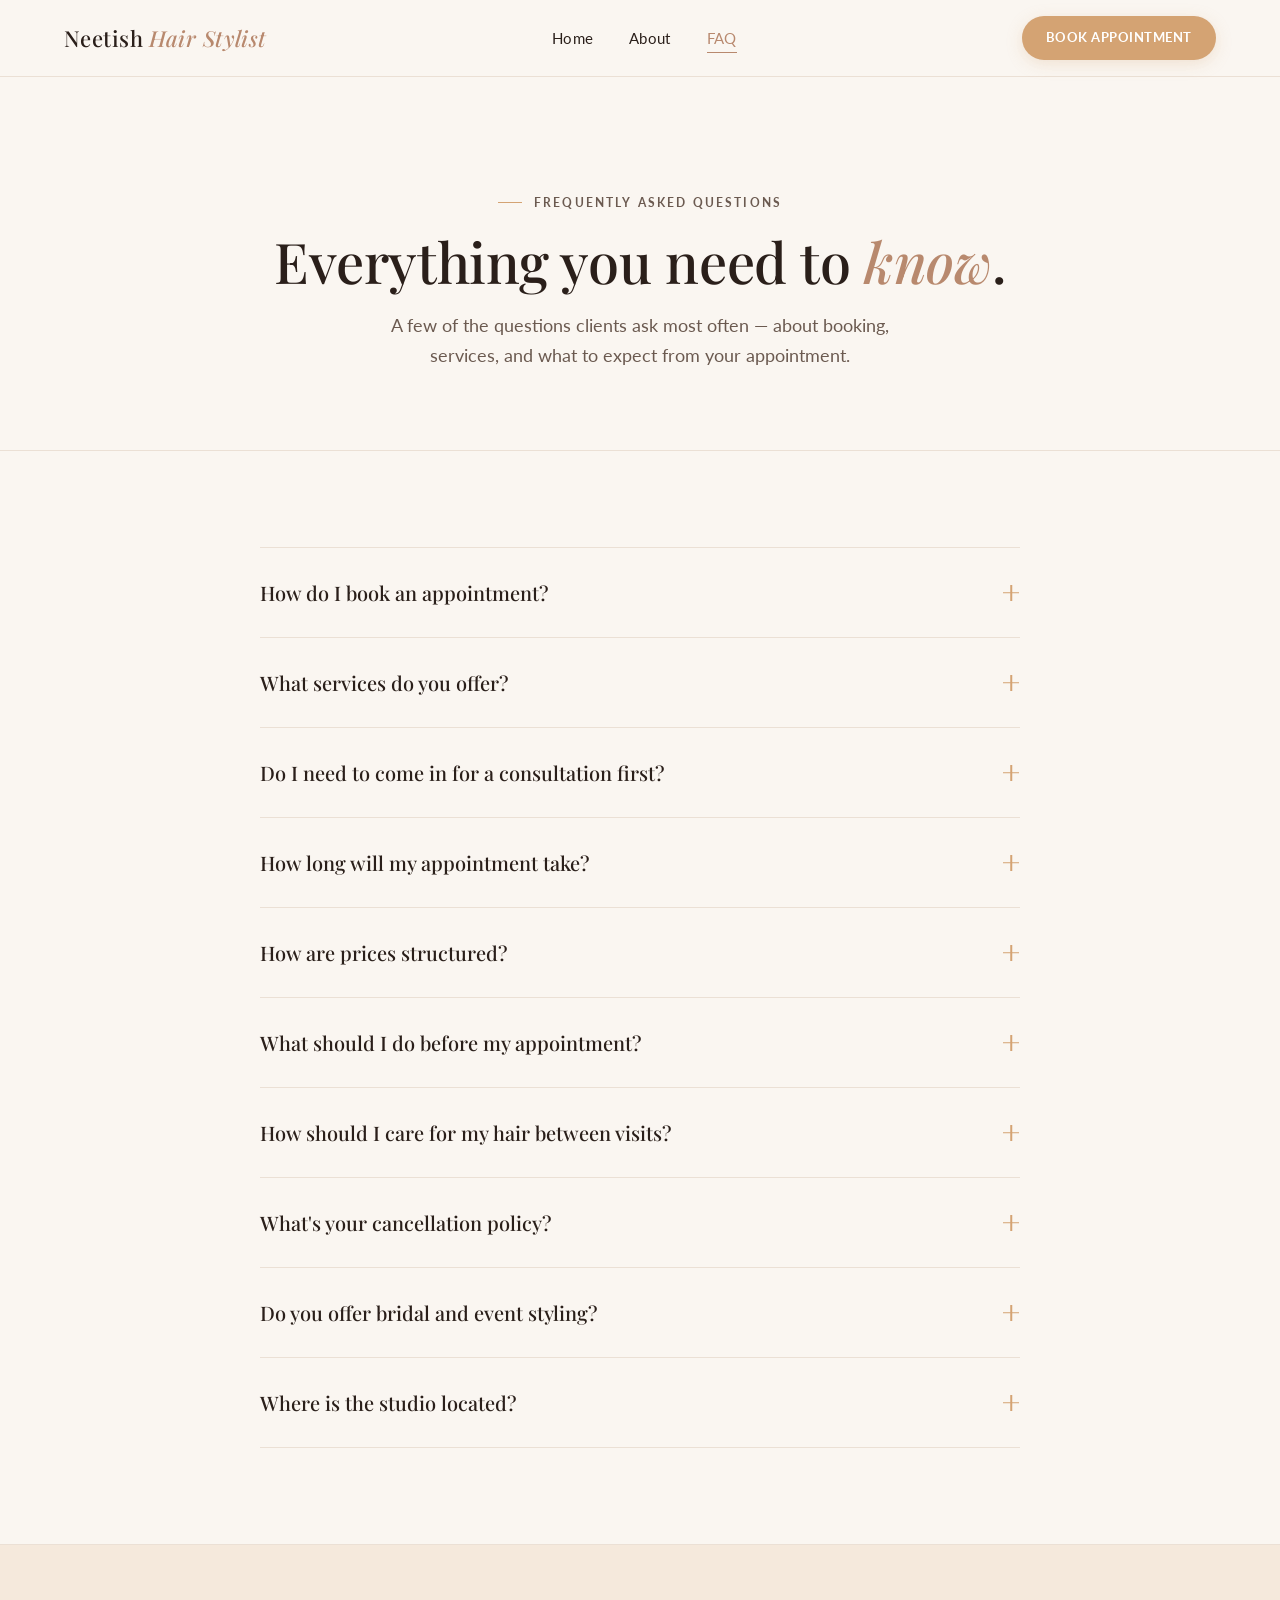
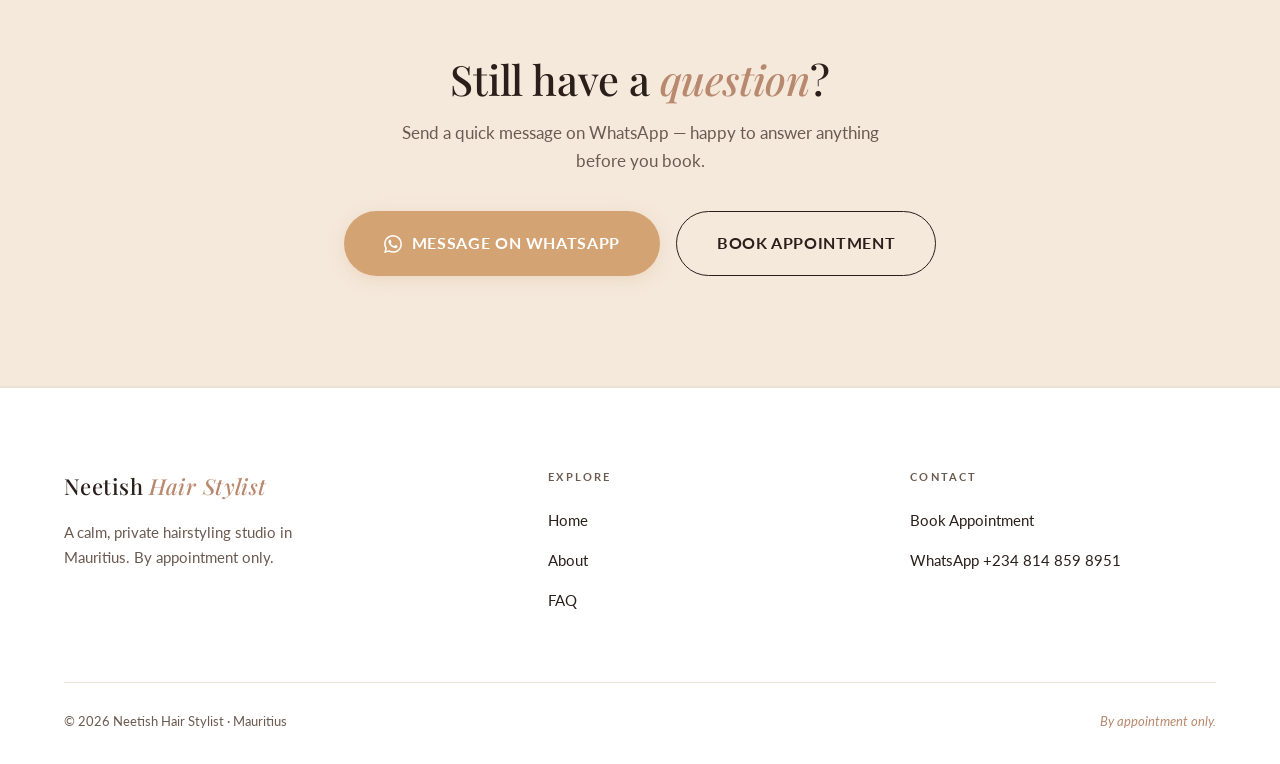
<file: faq.html>
<!DOCTYPE html>
<html lang="en">
<head>
  <meta charset="UTF-8">
  <meta name="viewport" content="width=device-width, initial-scale=1.0">
  <title>FAQ — Neetish Hair Stylist</title>
  <meta name="description" content="Answers to common questions about booking, services, styling and aftercare with Neetish Hair Stylist in Mauritius.">
  <link rel="preconnect" href="https://fonts.googleapis.com">
  <link rel="preconnect" href="https://fonts.gstatic.com" crossorigin>
  <link href="https://fonts.googleapis.com/css2?family=Playfair+Display:ital,wght@0,400;0,500;0,600;1,400;1,500&family=Lato:wght@300;400;700&display=swap" rel="stylesheet">
  <link rel="stylesheet" href="../styles.css">
</head>
<body>

  <!-- HEADER -->
  <header class="site-header">
    <div class="container">
      <nav class="nav" aria-label="Primary">
        <a href="index.html" class="nav__brand">Neetish <em>Hair Stylist</em></a>
        <ul class="nav__links">
          <li><a href="index.html" class="nav__link">Home</a></li>
          <li><a href="about.html" class="nav__link">About</a></li>
          <li><a href="faq.html" class="nav__link is-active">FAQ</a></li>
        </ul>
        <a href="https://calendly.com/edarling85/" target="_blank" rel="noopener" class="btn btn--primary nav__cta">Book Appointment</a>
        <button class="nav__toggle" aria-label="Menu" aria-controls="mobile-menu">
          <span></span>
        </button>
      </nav>
    </div>
  </header>

  <!-- MOBILE MENU -->
  <div class="mobile-menu" id="mobile-menu">
    <div class="container">
      <ul class="mobile-menu__links">
        <li><a href="index.html" class="mobile-menu__link">Home</a></li>
        <li><a href="about.html" class="mobile-menu__link">About</a></li>
        <li><a href="faq.html" class="mobile-menu__link">FAQ</a></li>
      </ul>
      <div class="mobile-menu__cta">
        <a href="https://calendly.com/edarling85/" target="_blank" rel="noopener" class="btn btn--primary btn--lg">Book Appointment</a>
        <a href="https://wa.me/2348148598951" target="_blank" rel="noopener" class="btn btn--whatsapp">
          <svg viewBox="0 0 24 24"><path d="M17.472 14.382c-.297-.149-1.758-.867-2.03-.967-.273-.099-.471-.148-.67.15-.197.297-.767.966-.94 1.164-.173.199-.347.223-.644.075-.297-.15-1.255-.463-2.39-1.475-.883-.788-1.48-1.761-1.653-2.059-.173-.297-.018-.458.13-.606.134-.133.298-.347.446-.52.149-.174.198-.298.298-.497.099-.198.05-.371-.025-.52-.075-.149-.669-1.612-.916-2.207-.242-.579-.487-.5-.669-.51-.173-.008-.371-.01-.57-.01-.198 0-.52.074-.792.372-.272.297-1.04 1.016-1.04 2.479 0 1.462 1.065 2.875 1.213 3.074.149.198 2.096 3.2 5.077 4.487.709.306 1.262.489 1.694.625.712.227 1.36.195 1.871.118.571-.085 1.758-.719 2.006-1.413.248-.694.248-1.289.173-1.413-.074-.124-.272-.198-.57-.347m-5.421 7.403h-.004a9.87 9.87 0 01-5.031-1.378l-.361-.214-3.741.982.998-3.648-.235-.374a9.86 9.86 0 01-1.51-5.26c.001-5.45 4.436-9.884 9.888-9.884 2.64 0 5.122 1.03 6.988 2.898a9.825 9.825 0 012.893 6.994c-.003 5.45-4.437 9.884-9.885 9.884m8.413-18.297A11.815 11.815 0 0012.05 0C5.495 0 .16 5.335.157 11.892c0 2.096.547 4.142 1.588 5.945L.057 24l6.305-1.654a11.882 11.882 0 005.683 1.448h.005c6.554 0 11.89-5.335 11.893-11.893a11.821 11.821 0 00-3.48-8.413"/></svg>
          WhatsApp
        </a>
      </div>
    </div>
  </div>

  <!-- PAGE HERO -->
  <section class="page-hero">
    <div class="container">
      <div class="reveal">
        <span class="eyebrow">Frequently asked questions</span>
        <h1>Everything you need to <em>know</em>.</h1>
        <p>A few of the questions clients ask most often — about booking, services, and what to expect from your appointment.</p>
      </div>
    </div>
  </section>

  <!-- FAQ ACCORDION -->
  <section class="section">
    <div class="container">
      <div class="faq">

        <div class="faq__item reveal">
          <button class="faq__q" type="button">
            <span>How do I book an appointment?</span>
            <span class="faq__icon" aria-hidden="true"></span>
          </button>
          <div class="faq__a">
            <div class="faq__a-inner">
              Booking is online and takes about a minute. Use the <strong>Book Appointment</strong> button anywhere on this site — it opens the live calendar where you can pick a date, time and service that suits you. If you'd prefer to chat first, send a quick message on WhatsApp and we'll guide you from there.
            </div>
          </div>
        </div>

        <div class="faq__item reveal">
          <button class="faq__q" type="button">
            <span>What services do you offer?</span>
            <span class="faq__icon" aria-hidden="true"></span>
          </button>
          <div class="faq__a">
            <div class="faq__a-inner">
              Signature cuts and styling, colour and highlights (balayage, full colour, root touch-ups, toning), bridal hair with pre-wedding trials, hair treatments (gloss, repair, bond-building, scalp), blowouts and event styling, plus consultations for extensions. If you're not sure which service fits, send a message and we'll point you in the right direction.
            </div>
          </div>
        </div>

        <div class="faq__item reveal">
          <button class="faq__q" type="button">
            <span>Do I need to come in for a consultation first?</span>
            <span class="faq__icon" aria-hidden="true"></span>
          </button>
          <div class="faq__a">
            <div class="faq__a-inner">
              Not necessarily. Every appointment begins with a short consultation in the chair, so we can talk through what you're after and shape the service around you. For major colour changes, bridal styling, or extensions, a separate consultation beforehand is recommended — it gives us proper time to plan.
            </div>
          </div>
        </div>

        <div class="faq__item reveal">
          <button class="faq__q" type="button">
            <span>How long will my appointment take?</span>
            <span class="faq__icon" aria-hidden="true"></span>
          </button>
          <div class="faq__a">
            <div class="faq__a-inner">
              It depends on the service. A cut and style is usually around 60–90 minutes, colour services can run two to three hours, and bridal styling is booked as a longer dedicated session. We never double-book, so the time you reserve is genuinely yours.
            </div>
          </div>
        </div>

        <div class="faq__item reveal">
          <button class="faq__q" type="button">
            <span>How are prices structured?</span>
            <span class="faq__icon" aria-hidden="true"></span>
          </button>
          <div class="faq__a">
            <div class="faq__a-inner">
              Pricing is shared during your consultation, because hair is genuinely personal — length, density, colour history and what you're trying to achieve all influence the final price. Send a WhatsApp message with a quick description of what you're looking for and we'll give you a clear, honest estimate before you commit.
            </div>
          </div>
        </div>

        <div class="faq__item reveal">
          <button class="faq__q" type="button">
            <span>What should I do before my appointment?</span>
            <span class="faq__icon" aria-hidden="true"></span>
          </button>
          <div class="faq__a">
            <div class="faq__a-inner">
              Come with your hair clean but not freshly washed the same morning — day-old hair styles best. For colour services, please don't use box dye or heavy build-up products in the week before. If you have inspiration photos, bring them along; they're genuinely useful for shaping the conversation.
            </div>
          </div>
        </div>

        <div class="faq__item reveal">
          <button class="faq__q" type="button">
            <span>How should I care for my hair between visits?</span>
            <span class="faq__icon" aria-hidden="true"></span>
          </button>
          <div class="faq__a">
            <div class="faq__a-inner">
              You'll get tailored aftercare advice at the end of every appointment, including which products will suit your hair and routine. As a starting point: wash less often than you think, use a heat protectant before styling, and book a treatment between bigger services to keep condition strong.
            </div>
          </div>
        </div>

        <div class="faq__item reveal">
          <button class="faq__q" type="button">
            <span>What's your cancellation policy?</span>
            <span class="faq__icon" aria-hidden="true"></span>
          </button>
          <div class="faq__a">
            <div class="faq__a-inner">
              We ask for at least 24 hours' notice to reschedule or cancel, so the slot can be offered to someone else. Cancellations inside 24 hours, or no-shows, may require a small deposit to secure your next booking. For bridal appointments, longer notice is appreciated due to the time set aside.
            </div>
          </div>
        </div>

        <div class="faq__item reveal">
          <button class="faq__q" type="button">
            <span>Do you offer bridal and event styling?</span>
            <span class="faq__icon" aria-hidden="true"></span>
          </button>
          <div class="faq__a">
            <div class="faq__a-inner">
              Yes — bridal hair is a quiet specialty. Every bridal booking includes a pre-wedding trial so we can refine the look, test how it holds, and make sure it suits your dress and venue. For other events — parties, photoshoots, milestone moments — book a blowout and event styling appointment.
            </div>
          </div>
        </div>

        <div class="faq__item reveal">
          <button class="faq__q" type="button">
            <span>Where is the studio located?</span>
            <span class="faq__icon" aria-hidden="true"></span>
          </button>
          <div class="faq__a">
            <div class="faq__a-inner">
              The studio is based in Mauritius and is appointment-only. The exact address and parking notes are shared by WhatsApp once your booking is confirmed, so the space stays private for the client in the chair.
            </div>
          </div>
        </div>

      </div>
    </div>
  </section>

  <!-- STILL HAVE QUESTIONS -->
  <section class="cta-band">
    <div class="container">
      <div class="reveal">
        <h2>Still have a <em>question</em>?</h2>
        <p>Send a quick message on WhatsApp — happy to answer anything before you book.</p>
        <div class="cta-band__buttons">
          <a href="https://wa.me/2348148598951" target="_blank" rel="noopener" class="btn btn--primary btn--lg">
            <svg viewBox="0 0 24 24" style="width:18px;height:18px;fill:currentColor;"><path d="M17.472 14.382c-.297-.149-1.758-.867-2.03-.967-.273-.099-.471-.148-.67.15-.197.297-.767.966-.94 1.164-.173.199-.347.223-.644.075-.297-.15-1.255-.463-2.39-1.475-.883-.788-1.48-1.761-1.653-2.059-.173-.297-.018-.458.13-.606.134-.133.298-.347.446-.52.149-.174.198-.298.298-.497.099-.198.05-.371-.025-.52-.075-.149-.669-1.612-.916-2.207-.242-.579-.487-.5-.669-.51-.173-.008-.371-.01-.57-.01-.198 0-.52.074-.792.372-.272.297-1.04 1.016-1.04 2.479 0 1.462 1.065 2.875 1.213 3.074.149.198 2.096 3.2 5.077 4.487.709.306 1.262.489 1.694.625.712.227 1.36.195 1.871.118.571-.085 1.758-.719 2.006-1.413.248-.694.248-1.289.173-1.413-.074-.124-.272-.198-.57-.347m-5.421 7.403h-.004a9.87 9.87 0 01-5.031-1.378l-.361-.214-3.741.982.998-3.648-.235-.374a9.86 9.86 0 01-1.51-5.26c.001-5.45 4.436-9.884 9.888-9.884 2.64 0 5.122 1.03 6.988 2.898a9.825 9.825 0 012.893 6.994c-.003 5.45-4.437 9.884-9.885 9.884m8.413-18.297A11.815 11.815 0 0012.05 0C5.495 0 .16 5.335.157 11.892c0 2.096.547 4.142 1.588 5.945L.057 24l6.305-1.654a11.882 11.882 0 005.683 1.448h.005c6.554 0 11.89-5.335 11.893-11.893a11.821 11.821 0 00-3.48-8.413"/></svg>
            Message on WhatsApp
          </a>
          <a href="https://calendly.com/edarling85/" target="_blank" rel="noopener" class="btn btn--outline btn--lg">Book Appointment</a>
        </div>
      </div>
    </div>
  </section>

  <!-- FOOTER -->
  <footer class="footer">
    <div class="container">
      <div class="footer__grid">
        <div>
          <div class="footer__brand">Neetish <em>Hair Stylist</em></div>
          <p class="footer__tagline">A calm, private hairstyling studio in Mauritius. By appointment only.</p>
        </div>
        <div class="footer__col">
          <h4>Explore</h4>
          <ul>
            <li><a href="index.html">Home</a></li>
            <li><a href="about.html">About</a></li>
            <li><a href="faq.html">FAQ</a></li>
          </ul>
        </div>
        <div class="footer__col">
          <h4>Contact</h4>
          <ul>
            <li><a href="https://calendly.com/edarling85/" target="_blank" rel="noopener">Book Appointment</a></li>
            <li><a href="https://wa.me/2348148598951" target="_blank" rel="noopener">WhatsApp +234 814 859 8951</a></li>
          </ul>
        </div>
      </div>
      <div class="footer__bottom">
        <div>© <span id="current-year"></span> Neetish Hair Stylist · Mauritius</div>
        <div><em>By appointment only.</em></div>
      </div>
    </div>
  </footer>

  <script src="../main.js"></script>
</body>
</html>
</file>
<file: styles.css>
/* ============================================
   Neetish Hair Stylist — Design System
   Refined Minimal × Warm Feminine
   ============================================ */

/* --- Design tokens --- */
:root {
  /* Palette */
  --color-bg: #FAF6F1;
  --color-surface: #FFFFFF;
  --color-text: #2A1F1A;
  --color-text-muted: #6B5A50;
  --color-primary: #B8896E;       /* rose gold */
  --color-secondary: #E8D5C4;     /* blush taupe */
  --color-accent: #D4A373;        /* warm gold */
  --color-border: #EBE0D5;
  --color-band: #F5E9DC;          /* CTA band tint */
  --color-whatsapp: #25D366;

  /* Type */
  --font-display: 'Playfair Display', Georgia, 'Times New Roman', serif;
  --font-body: 'Lato', -apple-system, BlinkMacSystemFont, sans-serif;

  /* Sizing */
  --container-max: 1200px;
  --container-narrow: 880px;
  --radius-card: 12px;
  --radius-btn: 999px;

  /* Spacing */
  --space-section-y: 96px;
  --space-section-y-mobile: 64px;

  /* Shadows */
  --shadow-card: 0 6px 24px rgba(184, 137, 110, 0.08);
  --shadow-card-hover: 0 12px 36px rgba(184, 137, 110, 0.14);
  --shadow-btn: 0 4px 16px rgba(212, 163, 115, 0.25);
  --shadow-btn-hover: 0 8px 24px rgba(212, 163, 115, 0.35);

  /* Motion */
  --ease: cubic-bezier(0.22, 0.61, 0.36, 1);
  --t-fast: 200ms;
  --t-base: 320ms;
  --t-slow: 600ms;
}

/* --- Reset --- */
*, *::before, *::after { box-sizing: border-box; }
html { scroll-behavior: smooth; -webkit-text-size-adjust: 100%; }
body {
  margin: 0;
  font-family: var(--font-body);
  font-weight: 400;
  font-size: 17px;
  line-height: 1.65;
  color: var(--color-text);
  background: var(--color-bg);
  -webkit-font-smoothing: antialiased;
  -moz-osx-font-smoothing: grayscale;
}
img, picture, svg { display: block; max-width: 100%; }
a { color: inherit; text-decoration: none; }
button { font: inherit; cursor: pointer; border: 0; background: none; color: inherit; }
ul { list-style: none; padding: 0; margin: 0; }

/* --- Typography --- */
h1, h2, h3, h4 {
  font-family: var(--font-display);
  font-weight: 500;
  color: var(--color-text);
  letter-spacing: -0.005em;
  margin: 0;
}
h1 {
  font-size: clamp(2.5rem, 6vw, 4.5rem);
  line-height: 1.08;
  font-weight: 500;
}
h2 {
  font-size: clamp(2rem, 4vw, 3rem);
  line-height: 1.15;
}
h3 {
  font-size: clamp(1.35rem, 2.2vw, 1.6rem);
  line-height: 1.3;
  font-weight: 500;
}
p { margin: 0 0 1em; }
em { color: var(--color-primary); font-style: italic; }
.lead {
  font-size: clamp(1.05rem, 1.6vw, 1.2rem);
  color: var(--color-text-muted);
  line-height: 1.6;
  max-width: 56ch;
}

/* --- Eyebrow label --- */
.eyebrow {
  display: inline-block;
  font-family: var(--font-body);
  font-size: 12px;
  font-weight: 700;
  letter-spacing: 0.18em;
  text-transform: uppercase;
  color: var(--color-text-muted);
  margin-bottom: 18px;
}
.eyebrow::before {
  content: '';
  display: inline-block;
  width: 24px;
  height: 1px;
  background: var(--color-accent);
  vertical-align: middle;
  margin-right: 12px;
  margin-bottom: 3px;
}

/* --- Layout --- */
.container {
  width: 100%;
  max-width: var(--container-max);
  margin: 0 auto;
  padding: 0 24px;
}
.container--narrow { max-width: var(--container-narrow); }
.section {
  padding: var(--space-section-y) 0;
}
.section--alt { background: var(--color-surface); }
@media (max-width: 768px) {
  .section { padding: var(--space-section-y-mobile) 0; }
}

.divider {
  width: 60px;
  height: 1px;
  background: var(--color-accent);
  opacity: 0.7;
  margin: 40px auto;
}

/* --- Buttons --- */
.btn {
  display: inline-flex;
  align-items: center;
  justify-content: center;
  gap: 10px;
  padding: 14px 32px;
  border-radius: var(--radius-btn);
  font-family: var(--font-body);
  font-size: 15px;
  font-weight: 700;
  letter-spacing: 0.04em;
  text-transform: uppercase;
  transition: transform var(--t-fast) var(--ease),
              box-shadow var(--t-fast) var(--ease),
              background var(--t-fast) var(--ease),
              color var(--t-fast) var(--ease);
  cursor: pointer;
  white-space: nowrap;
}
.btn--primary {
  background: var(--color-accent);
  color: var(--color-surface);
  box-shadow: var(--shadow-btn);
}
.btn--primary:hover {
  transform: translateY(-2px);
  box-shadow: var(--shadow-btn-hover);
  background: #C99560;
}
.btn--outline {
  background: transparent;
  color: var(--color-text);
  border: 1.5px solid var(--color-text);
}
.btn--outline:hover {
  background: var(--color-text);
  color: var(--color-surface);
  transform: translateY(-2px);
}
.btn--whatsapp {
  background: transparent;
  color: var(--color-text);
  border: 1.5px solid var(--color-border);
  padding: 13px 28px;
}
.btn--whatsapp:hover {
  border-color: var(--color-primary);
  color: var(--color-primary);
  transform: translateY(-2px);
}
.btn--whatsapp svg { width: 16px; height: 16px; fill: currentColor; }
.btn--lg { padding: 18px 40px; font-size: 16px; }

/* --- Header / Nav --- */
.site-header {
  position: sticky;
  top: 0;
  z-index: 50;
  background: rgba(250, 246, 241, 0.92);
  backdrop-filter: blur(12px);
  -webkit-backdrop-filter: blur(12px);
  border-bottom: 1px solid var(--color-border);
}
.nav {
  display: flex;
  align-items: center;
  justify-content: space-between;
  height: 76px;
}
.nav__brand {
  font-family: var(--font-display);
  font-size: 22px;
  font-weight: 500;
  letter-spacing: 0.02em;
  color: var(--color-text);
}
.nav__brand em {
  color: var(--color-primary);
  font-style: italic;
}
.nav__links {
  display: flex;
  align-items: center;
  gap: 36px;
}
.nav__link {
  font-family: var(--font-body);
  font-size: 15px;
  font-weight: 400;
  color: var(--color-text);
  letter-spacing: 0.02em;
  position: relative;
  padding: 6px 0;
  transition: color var(--t-fast) var(--ease);
}
.nav__link::after {
  content: '';
  position: absolute;
  left: 50%;
  bottom: 0;
  width: 0;
  height: 1px;
  background: var(--color-primary);
  transition: width var(--t-fast) var(--ease), left var(--t-fast) var(--ease);
}
.nav__link:hover,
.nav__link.is-active { color: var(--color-primary); }
.nav__link:hover::after,
.nav__link.is-active::after { width: 100%; left: 0; }

.nav__cta { font-size: 13px; padding: 11px 24px; }

.nav__toggle {
  display: none;
  width: 44px;
  height: 44px;
  align-items: center;
  justify-content: center;
}
.nav__toggle span {
  display: block;
  width: 22px;
  height: 1.5px;
  background: var(--color-text);
  position: relative;
  transition: background var(--t-fast) var(--ease);
}
.nav__toggle span::before,
.nav__toggle span::after {
  content: '';
  position: absolute;
  left: 0;
  width: 22px;
  height: 1.5px;
  background: var(--color-text);
  transition: transform var(--t-base) var(--ease), top var(--t-fast) var(--ease);
}
.nav__toggle span::before { top: -7px; }
.nav__toggle span::after { top: 7px; }
.nav__toggle.is-open span { background: transparent; }
.nav__toggle.is-open span::before { top: 0; transform: rotate(45deg); }
.nav__toggle.is-open span::after { top: 0; transform: rotate(-45deg); }

@media (max-width: 900px) {
  .nav { height: 64px; }
  .nav__links { display: none; }
  .nav__toggle { display: flex; }
}

/* Mobile menu panel */
.mobile-menu {
  position: fixed;
  inset: 64px 0 0 0;
  background: var(--color-bg);
  z-index: 40;
  padding: 48px 24px;
  transform: translateY(-12px);
  opacity: 0;
  visibility: hidden;
  transition: transform var(--t-base) var(--ease),
              opacity var(--t-base) var(--ease),
              visibility var(--t-base);
}
.mobile-menu.is-open {
  transform: translateY(0);
  opacity: 1;
  visibility: visible;
}
.mobile-menu__links {
  display: flex;
  flex-direction: column;
  gap: 32px;
  margin-bottom: 48px;
}
.mobile-menu__link {
  font-family: var(--font-display);
  font-size: 28px;
  font-weight: 500;
  color: var(--color-text);
}
.mobile-menu__cta {
  display: flex;
  flex-direction: column;
  gap: 16px;
  align-items: stretch;
}
.mobile-menu__cta .btn { width: 100%; }

/* --- Hero --- */
.hero {
  position: relative;
  padding: clamp(80px, 12vw, 140px) 0 clamp(80px, 12vw, 140px);
  background: var(--color-bg);
  text-align: center;
  overflow: hidden;
}
.hero__inner { max-width: 860px; margin: 0 auto; }
.hero h1 { margin: 0 0 28px; }
.hero h1 em {
  color: var(--color-primary);
  font-style: italic;
  font-family: var(--font-display);
}
.hero__sub {
  font-size: clamp(1.05rem, 1.6vw, 1.2rem);
  color: var(--color-text-muted);
  line-height: 1.6;
  max-width: 56ch;
  margin: 0 auto 44px;
}
.hero__cta {
  display: flex;
  gap: 16px;
  justify-content: center;
  flex-wrap: wrap;
}
.hero__decor {
  position: absolute;
  bottom: 0;
  left: 50%;
  transform: translateX(-50%);
  width: 80px;
  height: 1px;
  background: var(--color-accent);
  opacity: 0.6;
}

/* --- Page hero (smaller, for inner pages) --- */
.page-hero {
  padding: clamp(72px, 10vw, 110px) 0 clamp(56px, 8vw, 80px);
  text-align: center;
  background: var(--color-bg);
  border-bottom: 1px solid var(--color-border);
}
.page-hero h1 {
  font-size: clamp(2.25rem, 5vw, 3.5rem);
  margin: 0 0 20px;
}
.page-hero h1 em { color: var(--color-primary); font-style: italic; }
.page-hero p {
  font-size: clamp(1rem, 1.4vw, 1.15rem);
  color: var(--color-text-muted);
  max-width: 52ch;
  margin: 0 auto;
}

/* --- Benefits (3-col) --- */
.benefits {
  display: grid;
  grid-template-columns: repeat(3, 1fr);
  gap: 48px;
  margin-top: 56px;
}
.benefits__item { text-align: center; }
.benefits__glyph {
  font-family: var(--font-display);
  font-size: 36px;
  color: var(--color-accent);
  margin-bottom: 16px;
  line-height: 1;
}
.benefits__item h3 { margin-bottom: 10px; }
.benefits__item p { color: var(--color-text-muted); margin: 0; }
@media (max-width: 768px) {
  .benefits { grid-template-columns: 1fr; gap: 40px; margin-top: 40px; }
}

/* --- Section heading (centered) --- */
.section__head {
  text-align: center;
  max-width: 640px;
  margin: 0 auto 56px;
}
.section__head h2 { margin: 0 0 16px; }
.section__head p { color: var(--color-text-muted); margin: 0; }

/* --- Services grid --- */
.services {
  display: grid;
  grid-template-columns: repeat(3, 1fr);
  gap: 28px;
}
.service-card {
  background: var(--color-surface);
  border: 1px solid var(--color-border);
  border-radius: var(--radius-card);
  padding: 36px 32px;
  box-shadow: var(--shadow-card);
  transition: transform var(--t-base) var(--ease), box-shadow var(--t-base) var(--ease);
}
.service-card:hover {
  transform: translateY(-4px);
  box-shadow: var(--shadow-card-hover);
}
.service-card__glyph {
  width: 32px;
  height: 32px;
  border-radius: 50%;
  border: 1px solid var(--color-accent);
  display: flex;
  align-items: center;
  justify-content: center;
  margin-bottom: 22px;
  color: var(--color-accent);
  font-family: var(--font-display);
  font-size: 14px;
}
.service-card h3 { margin-bottom: 10px; }
.service-card p { color: var(--color-text-muted); margin: 0; font-size: 15px; line-height: 1.6; }
@media (max-width: 900px) {
  .services { grid-template-columns: repeat(2, 1fr); }
}
@media (max-width: 600px) {
  .services { grid-template-columns: 1fr; }
}

/* --- Why Neetish (2-col editorial) --- */
.why {
  display: grid;
  grid-template-columns: 1.1fr 0.9fr;
  gap: 80px;
  align-items: center;
}
.why__quote {
  font-family: var(--font-display);
  font-size: clamp(1.4rem, 2.4vw, 1.8rem);
  line-height: 1.4;
  color: var(--color-text);
  font-weight: 400;
}
.why__quote em { color: var(--color-primary); font-style: italic; }
.why__list { display: flex; flex-direction: column; gap: 24px; }
.why__list-item {
  display: flex;
  gap: 16px;
  align-items: flex-start;
  padding-bottom: 24px;
  border-bottom: 1px solid var(--color-border);
}
.why__list-item:last-child { border-bottom: 0; padding-bottom: 0; }
.why__list-item__num {
  font-family: var(--font-display);
  color: var(--color-accent);
  font-size: 14px;
  letter-spacing: 0.1em;
  flex-shrink: 0;
  width: 28px;
  padding-top: 4px;
}
.why__list-item h4 {
  font-family: var(--font-display);
  font-size: 18px;
  font-weight: 500;
  margin: 0 0 4px;
}
.why__list-item p {
  font-size: 15px;
  color: var(--color-text-muted);
  margin: 0;
}
@media (max-width: 900px) {
  .why { grid-template-columns: 1fr; gap: 48px; }
}

/* --- Testimonials --- */
.testimonials {
  display: grid;
  grid-template-columns: repeat(3, 1fr);
  gap: 28px;
}
.testimonial {
  background: var(--color-surface);
  border: 1px solid var(--color-border);
  border-radius: var(--radius-card);
  padding: 36px 32px;
  position: relative;
}
.testimonial__mark {
  font-family: var(--font-display);
  font-size: 56px;
  color: var(--color-accent);
  opacity: 0.4;
  line-height: 1;
  margin-bottom: -4px;
}
.testimonial__quote {
  font-family: var(--font-display);
  font-size: 1.05rem;
  font-style: italic;
  line-height: 1.55;
  color: var(--color-text);
  margin: 0 0 22px;
}
.testimonial__name {
  font-family: var(--font-body);
  font-size: 11px;
  font-weight: 700;
  letter-spacing: 0.18em;
  text-transform: uppercase;
  color: var(--color-text-muted);
}
@media (max-width: 900px) {
  .testimonials { grid-template-columns: 1fr; max-width: 520px; margin: 0 auto; }
}

/* --- CTA band --- */
.cta-band {
  background: var(--color-band);
  text-align: center;
  padding: clamp(72px, 10vw, 110px) 0;
  border-top: 1px solid var(--color-border);
  border-bottom: 1px solid var(--color-border);
}
.cta-band h2 {
  margin: 0 0 16px;
  font-size: clamp(1.8rem, 3.5vw, 2.6rem);
}
.cta-band h2 em { color: var(--color-primary); font-style: italic; }
.cta-band p {
  color: var(--color-text-muted);
  max-width: 48ch;
  margin: 0 auto 36px;
}
.cta-band__buttons {
  display: flex;
  gap: 16px;
  justify-content: center;
  flex-wrap: wrap;
}

/* --- About: story --- */
.story {
  max-width: 720px;
  margin: 0 auto;
}
.story__lead {
  font-family: var(--font-display);
  font-size: clamp(1.3rem, 2.2vw, 1.7rem);
  line-height: 1.4;
  color: var(--color-text);
  margin-bottom: 32px;
}
.story__lead em { color: var(--color-primary); font-style: italic; }
.story p {
  color: var(--color-text-muted);
  font-size: 17px;
  line-height: 1.75;
}

/* --- Values (3-col with line dividers) --- */
.values {
  display: grid;
  grid-template-columns: repeat(3, 1fr);
  gap: 48px;
  text-align: center;
  margin-top: 56px;
}
.values__item h3 {
  font-family: var(--font-display);
  font-size: 22px;
  font-weight: 500;
  margin: 0 0 12px;
}
.values__item h3 em { color: var(--color-primary); font-style: italic; }
.values__item p { color: var(--color-text-muted); margin: 0; }
.values__item__num {
  display: inline-block;
  font-family: var(--font-display);
  color: var(--color-accent);
  font-size: 13px;
  letter-spacing: 0.2em;
  margin-bottom: 16px;
}
@media (max-width: 768px) {
  .values { grid-template-columns: 1fr; gap: 40px; }
}

/* --- Trust list --- */
.trust-list {
  max-width: 680px;
  margin: 0 auto;
  display: flex;
  flex-direction: column;
  gap: 0;
}
.trust-list__item {
  display: flex;
  gap: 20px;
  align-items: flex-start;
  padding: 24px 0;
  border-bottom: 1px solid var(--color-border);
}
.trust-list__item:first-child { border-top: 1px solid var(--color-border); }
.trust-list__check {
  width: 22px;
  height: 22px;
  border-radius: 50%;
  background: var(--color-band);
  border: 1px solid var(--color-accent);
  display: flex;
  align-items: center;
  justify-content: center;
  flex-shrink: 0;
  color: var(--color-accent);
  font-size: 11px;
  font-weight: 700;
  margin-top: 4px;
}
.trust-list__item h4 {
  font-family: var(--font-display);
  font-size: 18px;
  font-weight: 500;
  margin: 0 0 4px;
}
.trust-list__item p {
  color: var(--color-text-muted);
  font-size: 15px;
  margin: 0;
}

/* --- FAQ Accordion --- */
.faq {
  max-width: 760px;
  margin: 0 auto;
}
.faq__item {
  border-bottom: 1px solid var(--color-border);
}
.faq__item:first-child { border-top: 1px solid var(--color-border); }
.faq__q {
  width: 100%;
  text-align: left;
  display: flex;
  align-items: center;
  justify-content: space-between;
  gap: 24px;
  padding: 28px 0;
  font-family: var(--font-display);
  font-size: clamp(1.05rem, 1.8vw, 1.25rem);
  font-weight: 500;
  color: var(--color-text);
  cursor: pointer;
  transition: color var(--t-fast) var(--ease);
}
.faq__q:hover { color: var(--color-primary); }
.faq__icon {
  position: relative;
  width: 18px;
  height: 18px;
  flex-shrink: 0;
}
.faq__icon::before,
.faq__icon::after {
  content: '';
  position: absolute;
  top: 50%;
  left: 50%;
  background: var(--color-accent);
  transition: transform var(--t-base) var(--ease);
}
.faq__icon::before {
  width: 16px;
  height: 1.5px;
  transform: translate(-50%, -50%);
}
.faq__icon::after {
  width: 1.5px;
  height: 16px;
  transform: translate(-50%, -50%);
}
.faq__item.is-open .faq__icon::after {
  transform: translate(-50%, -50%) rotate(90deg);
  opacity: 0;
}
.faq__a {
  max-height: 0;
  overflow: hidden;
  transition: max-height var(--t-slow) var(--ease);
}
.faq__a-inner {
  padding-bottom: 28px;
  color: var(--color-text-muted);
  font-size: 16px;
  line-height: 1.7;
  max-width: 64ch;
}
.faq__item.is-open .faq__a { max-height: 600px; }

/* --- Footer --- */
.footer {
  background: var(--color-surface);
  padding: 80px 0 32px;
  border-top: 1px solid var(--color-border);
}
.footer__grid {
  display: grid;
  grid-template-columns: 1.4fr 1fr 1fr;
  gap: 56px;
  padding-bottom: 56px;
  border-bottom: 1px solid var(--color-border);
}
.footer__brand {
  font-family: var(--font-display);
  font-size: 22px;
  font-weight: 500;
  letter-spacing: 0.02em;
  margin-bottom: 16px;
}
.footer__brand em { color: var(--color-primary); font-style: italic; }
.footer__tagline {
  color: var(--color-text-muted);
  font-size: 15px;
  max-width: 32ch;
  margin: 0;
}
.footer__col h4 {
  font-family: var(--font-body);
  font-size: 11px;
  font-weight: 700;
  letter-spacing: 0.2em;
  text-transform: uppercase;
  color: var(--color-text-muted);
  margin: 0 0 20px;
}
.footer__col ul li {
  margin-bottom: 12px;
}
.footer__col a {
  color: var(--color-text);
  font-size: 15px;
  transition: color var(--t-fast) var(--ease);
}
.footer__col a:hover { color: var(--color-primary); }
.footer__bottom {
  padding-top: 28px;
  display: flex;
  justify-content: space-between;
  align-items: center;
  font-size: 13px;
  color: var(--color-text-muted);
  gap: 16px;
  flex-wrap: wrap;
}
.footer__bottom em {
  font-style: italic;
  color: var(--color-primary);
}
@media (max-width: 768px) {
  .footer__grid { grid-template-columns: 1fr; gap: 40px; padding-bottom: 40px; }
  .footer__bottom { flex-direction: column; align-items: flex-start; }
}

/* --- Reveal on scroll --- */
.reveal {
  opacity: 0;
  transform: translateY(16px);
  transition: opacity 700ms var(--ease), transform 700ms var(--ease);
}
.reveal.is-visible {
  opacity: 1;
  transform: translateY(0);
}
.reveal--delay-1 { transition-delay: 100ms; }
.reveal--delay-2 { transition-delay: 200ms; }
.reveal--delay-3 { transition-delay: 300ms; }

/* --- Reduced motion --- */
@media (prefers-reduced-motion: reduce) {
  *, *::before, *::after {
    animation-duration: 0.01ms !important;
    animation-iteration-count: 1 !important;
    transition-duration: 0.01ms !important;
    scroll-behavior: auto !important;
  }
  .reveal { opacity: 1; transform: none; }
}

/* --- Body scroll lock when menu open --- */
body.is-locked { overflow: hidden; }
</file>
